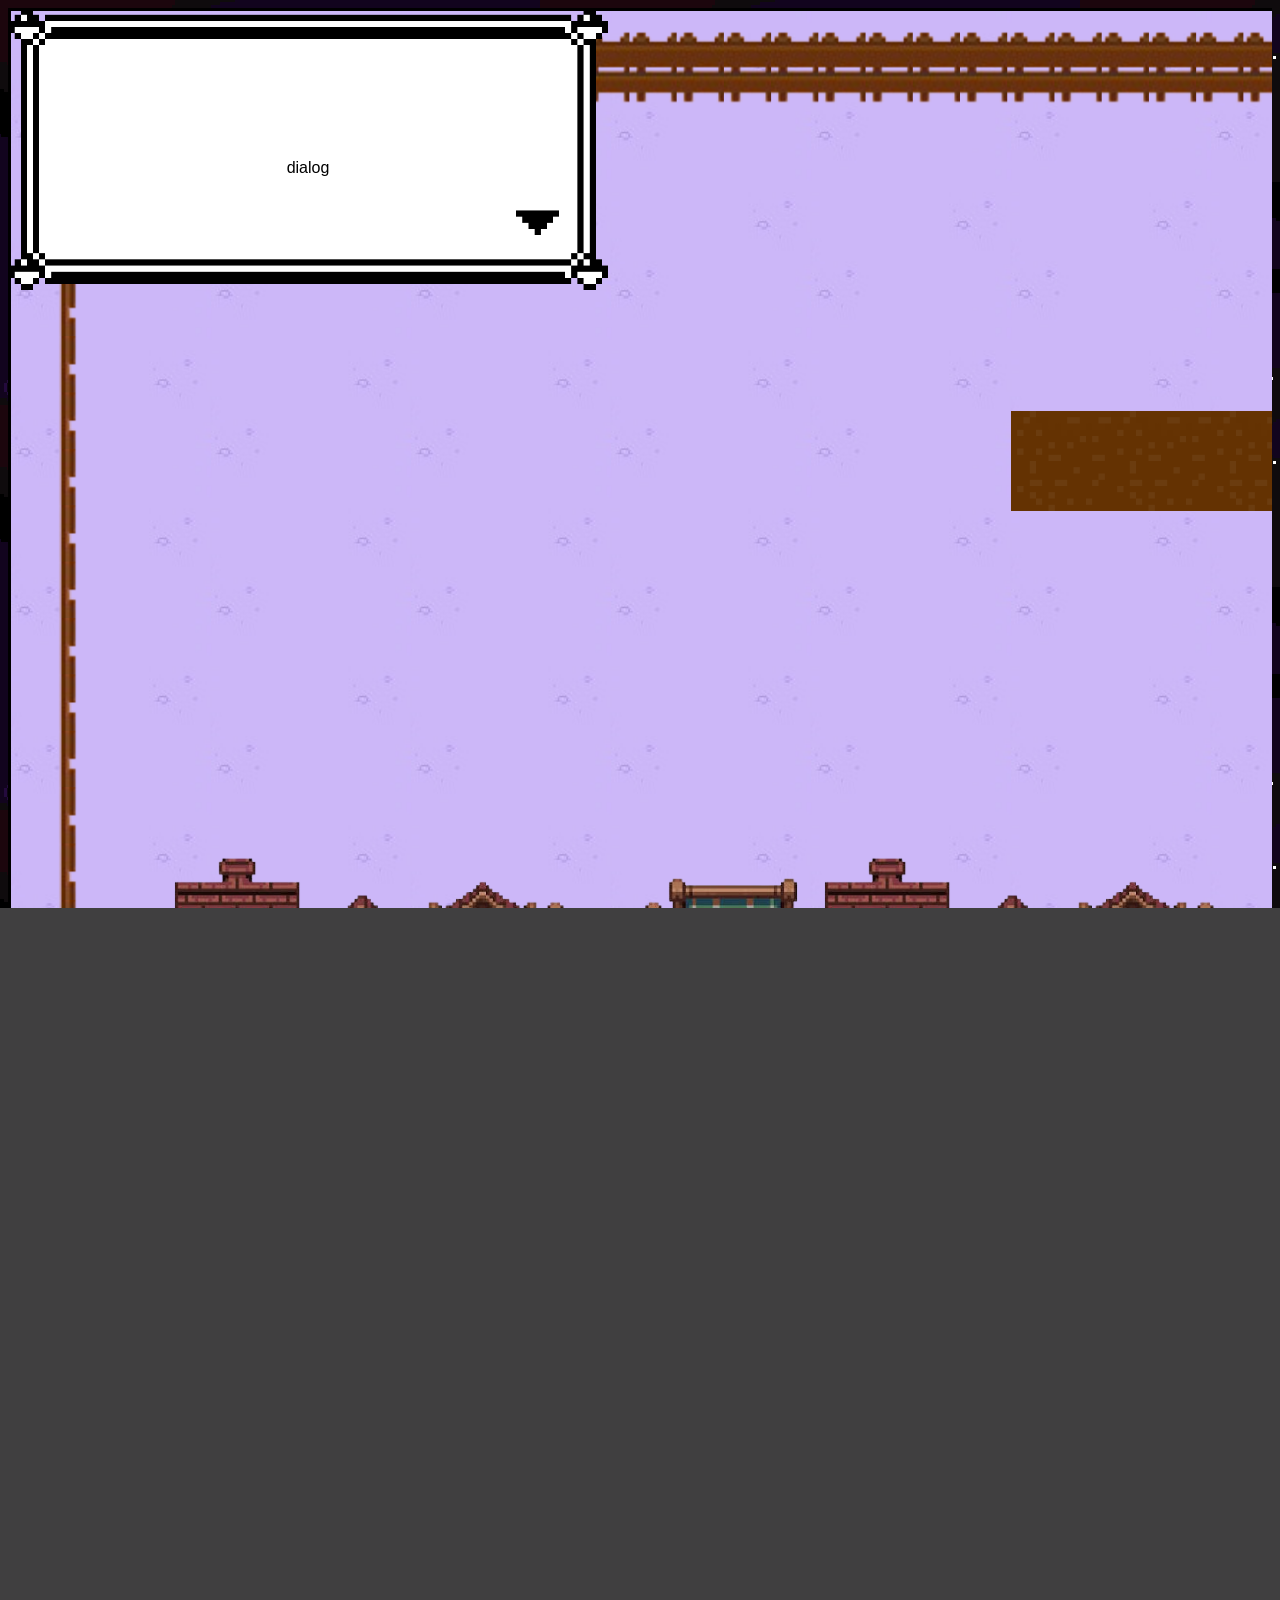
<file: index.html>
<!DOCTYPE html>
<html lang="en">
<head>
    <meta charset="UTF-8">
    <meta name="viewport" content="width=device-width, initial-scale=1.0">
    <script src="https://cdn.socket.io/4.8.3/socket.io.min.js"></script>
    <script type="module" src="js/app.js" defer></script>
    <script src="js/fighting.js" defer></script>
    <link rel="stylesheet" href="css/style.css" >
    <link rel="stylesheet" href="css/figthing.css">

    <title>ISS</title>
</head>
<body>
    <!-- <a href="controller.html" id="control">Controller site</a>
    <a href="start.html">startscherm</a> -->
    <div id="dialog"><p>dialog</p></div>
    <div id="border">
        <div id="fence"></div>
        <div id="dirt"></div>
        <div id="market"></div>
        <div class="character" facing="down" walking="true">
            <div class="shadow pixel-art"></div>
            <div class="character_spritesheet pixel-art"></div>
        </div>
    </div>

    <!-- battle -->
    <div id="battle" style="display: none;">
        <h2>Boss</h2>
        <div class="hp-container">
            <div id="enemyHpBar" class="hp-bar"></div>

        </div>
                    <img src="media/boss1.png" alt="" style="width: 500px; z-index: 30; position:absolute; left: 1000px;" >
        <div id="enemyHpText">300 / 300</div>
        <br><br>
        <h2>Lou</h2>
        <div class="hp-container">
            <div id="playerHpBar" class="hp-bar"></div>
        </div>
        
        <div id="playerHpText">200 / 200</div>
        <hr>

        <div id="message">Your turn.</div>
        <div id="hand"></div>

    </div>


    <script src="js/style.js"></script>
</body>
</html>
</file>
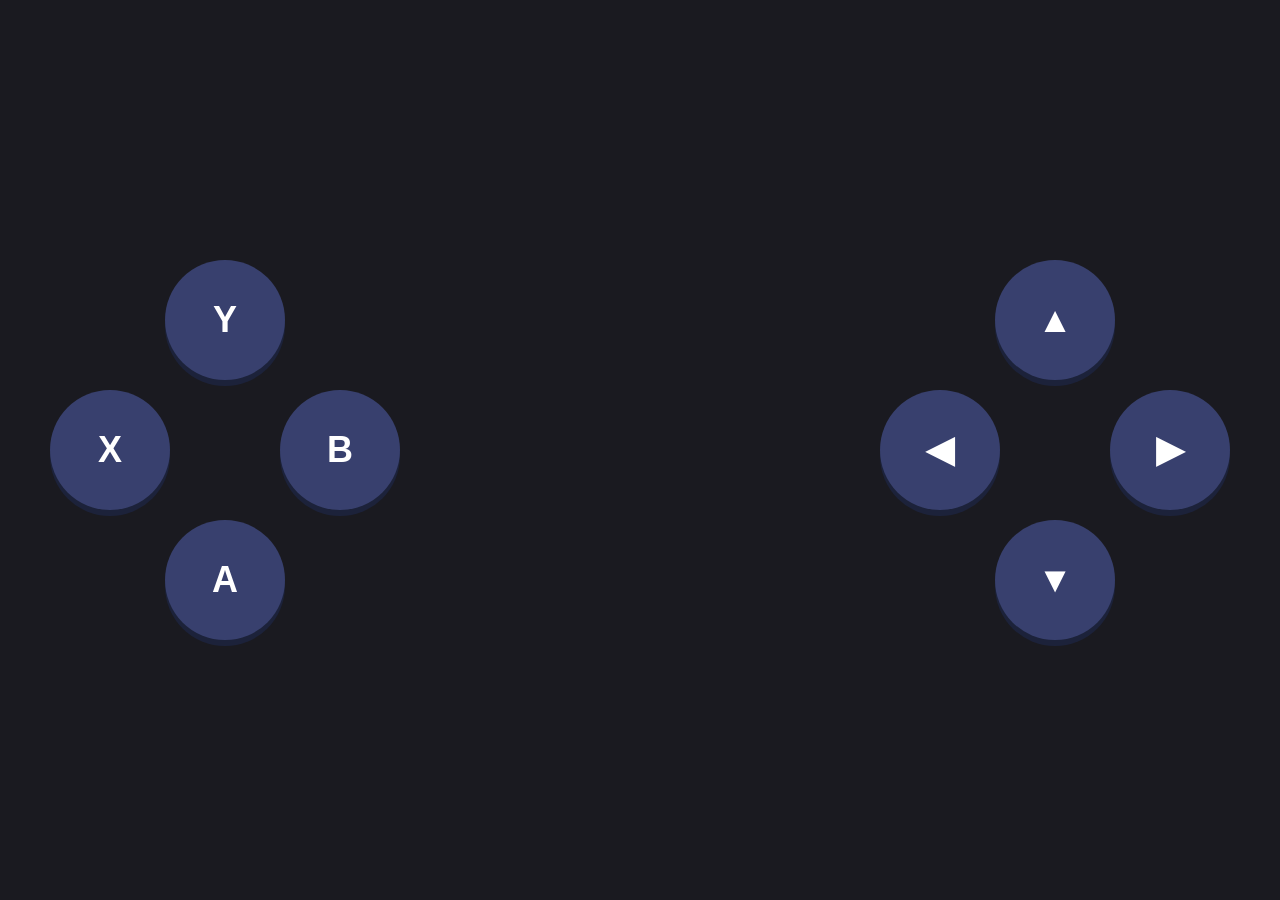
<file: controller.html>
<!-- <!DOCTYPE html>
<html lang="en">
<head>
    <meta charset="UTF-8">
    <meta name="viewport" content="width=device-width, initial-scale=1.0">
        <script src="https://cdn.socket.io/4.8.3/socket.io.min.js"></script>
        <script src="js/controller.js" defer></script>
        <link rel="stylesheet" href="css/controller.css">
    <title>controller</title>
</head>
<body>
    <div id="portrait">
        <p id="pturn">Please turn screen to landscape</p>
        <img src="media/turn.png" alt="" id="turn">
    </div>
    <h1>Controller</h1>
    <p>Gebruik WASD of de arrowkeys</p>

    <div id="Tpad">
        <button value="up" id="up"></button> <br>
        <button value="left"></button>
        <button value="down"></button>
        <button value="right"></button>
    </div>
</body>
</html> -->

<!DOCTYPE html>
<html lang="en">
<head>
    <meta charset="UTF-8">
    <meta name="viewport" content="width=device-width, initial-scale=1.0">
    <script src="https://cdn.socket.io/4.8.3/socket.io.min.js"></script>
    <script src="js/controller.js" defer></script>
    <link rel="stylesheet" href="css/controller.css">
    <title>Game Controller</title>
</head>
<body>
    <div id="portrait">
        <p id="pturn">Please turn screen to landscape</p>
        <img src="media/turn.png" alt="" id="turn">
    </div>

    <div class="controller-container" id="controller">
        <div class="action-buttons">
            <button value="Y" id="btn-y">Y</button>
            <div class="middle-row">
                <button value="X" id="btn-x">X</button>
                <button value="B" id="btn-b">B</button>
            </div>
            <button value="A" id="btn-a">A</button>
        </div>

        <div id="Tpad" class="dpad">
            <button value="up" id="up">▲</button>
            <div class="dpad-middle">
                <button value="left" id="left">◀</button>
                <button value="right" id="right">▶</button>
            </div>
            <button value="down" id="down">▼</button>
        </div>
    </div>
    <div id="cards"></div>

</body>
</html>
</file>
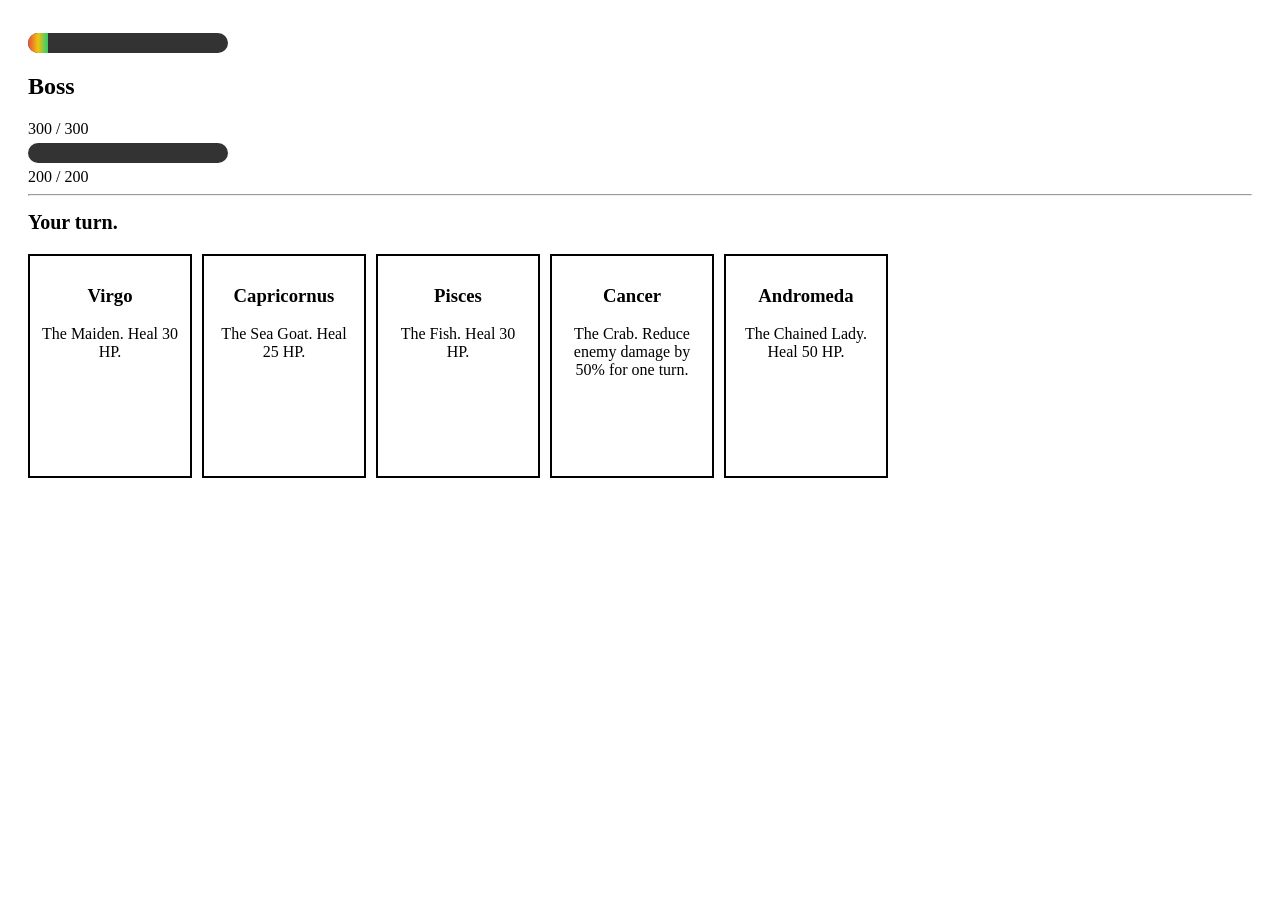
<file: fighting.html>
<!DOCTYPE html>
<html lang="en">
<head>
    <meta charset="UTF-8">
    <meta name="viewport" content="width=device-width, initial-scale=1.0">
    <link rel="stylesheet" href="css/figthing.css">
<title>fight</title>
</head>
<div id="battle">
    <script src="js/fighting.js" defer></script>

    <!-- <div id="enemy">
        <h2>Enemy</h2>
        <div id="enemyHp">300 / 300 HP</div>
    </div>

    <hr>

    <div id="lou">
        <h2>Lou</h2>
        <div id="louHp">200 / 200 HP</div>
    </div> -->
    <div class="hp-container">
    <div id="enemyHpBar" class="hp-bar"></div>
</div>
<h2>Boss</h2>
<div id="enemyHpText">300 / 300</div>

<div class="hp-container">
    <div id="louHpBar" class="hp-bar"><h2>Lou</h2></div>

</div>

<div id="louHpText">200 / 200</div>

    <hr>

    <div id="message">Your turn.</div>

    <div id="hand"></div>

</div>

</body>
</html>
</file>
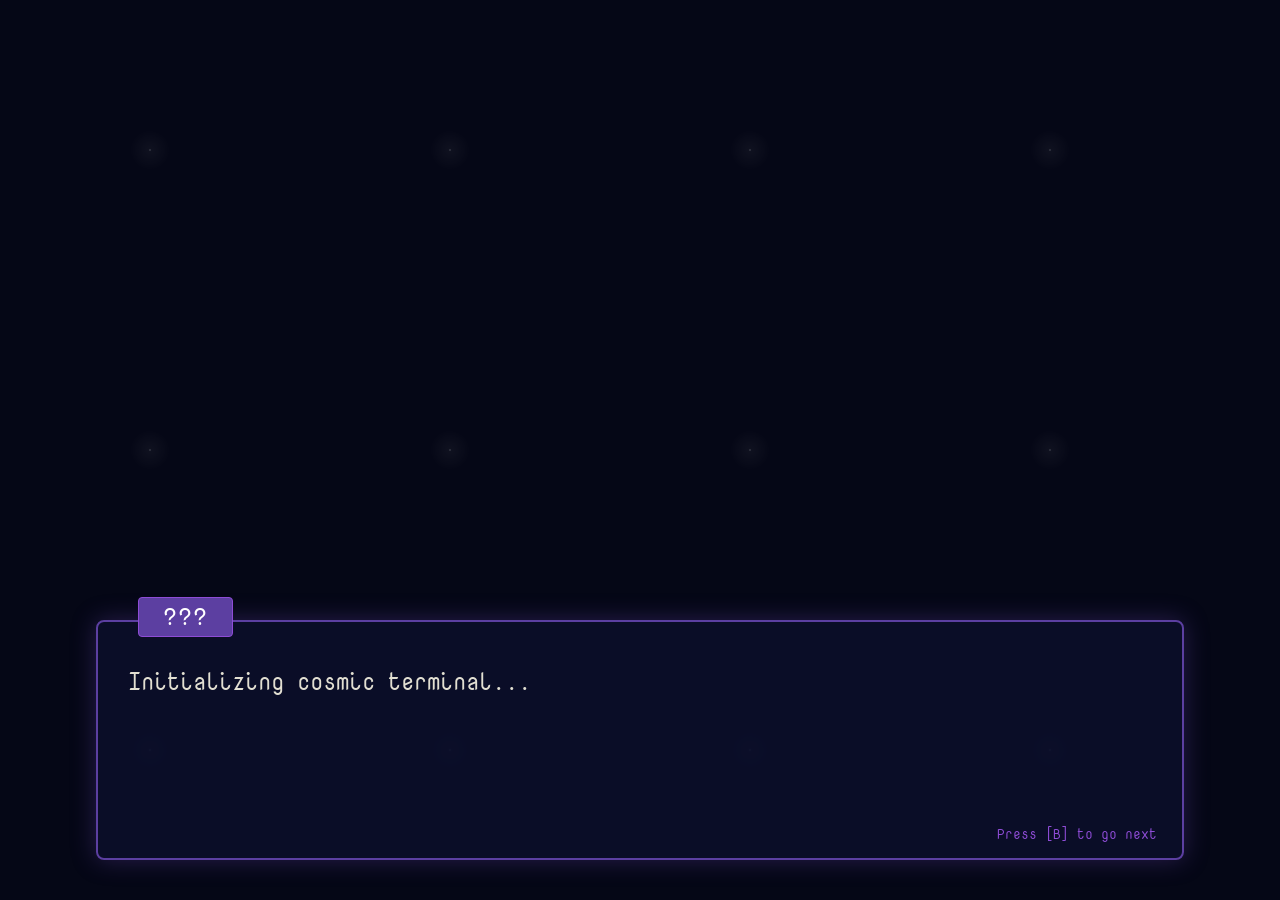
<file: scene1.html>
<!DOCTYPE html>
<html lang="en">
<head>
    <meta charset="UTF-8">
    <meta name="viewport" content="width=device-width, initial-scale=1.0">
    <title>Stage 1 - Interstellar Space Soap</title>
    <link rel="stylesheet" href="css/scene1.css">
    <link href="https://fonts.googleapis.com/css2?family=Nova+Mono&family=Nova+Round&display=swap" rel="stylesheet">
</head>
<body>

    <div class="stars"></div>
    <div id="stage-3d-viewport"></div>

    <div id="dialogue-box-container">
        <div id="speaker-badge">???</div>
        <div id="dialogue-text">Initializing cosmic terminal...</div>
        
        <div id="choices-overlay" class="hidden">
            <div class="choice-prompt" id="prompt-y"><span class="badge yellow">Y</span> <span class="text"></span></div>
            <div class="choice-prompt-row">
                <div class="choice-prompt" id="prompt-x"><span class="badge blue">X</span> <span class="text"></span></div>
                <div class="choice-prompt" id="prompt-b"><span class="badge red">B</span> <span class="text"></span></div>
            </div>
            <div class="choice-prompt" id="prompt-a"><span class="badge green">A</span> <span class="text"></span></div>
        </div>

        <div id="advance-hint">Press [B] to go next</div>
    </div>

    <div id="loading-screen" class="hidden">
        <div class="spinner-container">
            <div class="radar-ping"></div>
            <div class="loader-spinner"></div>
        </div>
        <div class="loading-status">APPROACHING PLANET X...</div>
            <div class="loading-bar-container">
            <div id="loading-progress"></div>
        </div>
    </div>

    <script src="js/scene1.js" type="module"></script>
</body>
</html>
</file>
<file: css/style.css>
:root {
  --pixel-size: 2px;
  --grid-cell: calc( var(--pixel-size) * 16);
  --bg: #403f40;
}

.pixelify-sans {
  font-family: "Pixelify Sans", sans-serif;
  font-optical-sizing: auto;
  font-style: normal;
}

@media (min-width: 700px) {
  :root {
    --pixel-size: 3px;
  }
}
@media (min-width: 1000px) {
  :root {
    --pixel-size: 4px;
  }
}

html, body {
  height: 100%;
  overflow: hidden;
  font-family: "Pixelify Sans", sans-serif;
}

body {
  background: var(--bg);
  /* display: flex;
  align-items: center;
  justify-content: center; */
  background-image: url(../media/space_back.gif);
}
#border{
    position: relative;
    width: calc(var(--pixel-size) * 900);
    height: calc(var(--pixel-size) * 600);
    background-color: white;
    background-image: url(../media/floor.jpg);
    background-size: calc(var(--pixel-size) * 50);
    border: solid #000000;
}

#control{
    position: absolute;
    top: 0px;
    background-color: white;
    border: 1px solid black;
    padding: 10px;
    border-radius: 30px;
    text-decoration: none;
    color: #000000;
}

#fence{
  position: absolute;
  width:calc(var(--pixel-size) * 800);
  height: calc(var(--pixel-size) * 500);
    border: 100px solid transparent;
  border-image: url(../media/fence.png) 40% round;
  z-index: 10;
}

.pixel-art {
  image-rendering: pixelated;
}


.character {
  width: calc(var(--grid-cell) * 2);
  height: calc(var(--grid-cell) * 2);
  position: absolute;
  overflow: hidden;
}

.shadow {
  width: calc(var(--grid-cell) * 2);
  height: calc(var(--grid-cell) * 2);
  position: absolute;
  left: 0;
  top: 0;
  background: url("https://assets.codepen.io/21542/DemoRpgCharacterShadow.png") no-repeat no-repeat;
  background-size: 100%;
}

.character_spritesheet {
  position: absolute;
  background: url("../media/Lou.png") no-repeat no-repeat;
  background-size: 100%;
  width: calc(var(--grid-cell) * 4);
  height: calc(var(--grid-cell) * 6);
}

.character[facing=right] .character_spritesheet {
    background-position-y: calc(var(--pixel-size) * -66);
  
}

.character[facing=up] .character_spritesheet {
  background-position-y: calc(var(--pixel-size) * -32);  
  
}

.character[facing=left] .character_spritesheet {
  background-position-y: calc(var(--pixel-size) * -98);
}

.character[walking=true] .character_spritesheet {
  animation: walkAnimation 0.6s steps(2) infinite;
}

@keyframes walkAnimation {
  from {
    transform: translate3d(0%, 0%, 0);
  }
  to {
    transform: translate3d(-75%, 0%, 0);
  }
}

#level2{
  z-index: 20;
  position: fixed;
  top: 10px;
}
#dialog {
  position: fixed;
  background-image: url('../media/text.png');
  background-repeat: no-repeat;
  background-size:calc(var(--pixel-size) * 150) ;
  width: calc(var(--pixel-size) * 150);
  height: calc(var(--pixel-size) * 80);
  z-index: 30;
  text-align: center;
  align-content: center;

}
#dirt{
  position: absolute;
    width: 500px; 
    height: 100px; 
    top: 400px; 
    left: 1000px;
    background-image: url(../media/dirt.png);
    background-repeat: repeat;
    background-size: 100px;
    z-index: 40;
}
#market{ 
  position: absolute;
    width: calc(var(--pixel-size) * 800);
    height: 300px; 
    top: 800px; 
    left: 150px;
    background-image: url(../media/market-removebg-preview.png);
    background-repeat: repeat;
    background-size: 650px;
}
</file>
<file: css/figthing.css>
#hand {
    display: flex;
    gap: 10px;
    margin-top: 20px;
    background-color: white;
}

.card {
    width: 140px;
    height: 200px;
    border: 2px solid black;
    padding: 10px;
    cursor: pointer;
    text-align: center;
    background: white;
    border: 2px solid black;
}

.card:hover {
    background: #eee;
    transform: translateY(-10px) scale(1.05);
    box-shadow: 0 10px 20px rgba(0, 0, 0, 0.25);
}

#enemy,
#lou {
    margin-bottom: 15px;
}

#message {
    font-size: 20px;
    font-weight: bold;
    margin: 15px 0;
}
.hp-container {
    width: 200px;
    height: 20px;
    background: #333;
    border-radius: 10px;
    overflow: hidden;
    margin: 5px 0;
}

.hp-bar {
    height: 100%;
    width: 100%;
    background: linear-gradient(90deg,#e74c3c,#f1c40f, #2ecc71 );
    transition: width 0.3s ease;
}
#battle{
    background-color: white;
    padding: 20px;
}
</file>
<file: css/controller.css>
/* body{
    background-color: rgb(38, 38, 44);
    color: white;
    text-align: center;
    padding: 100px;
    margin: 0;
}

h1, p {
    top: 60%;
    left: 40%;
}
#Tpad{
    transform: rotate(0deg);
    position: relative;
    width: 60%;
    height: 20%;
    left: 20%;
    background-color: rgba(56, 64, 110, 0.473);
}

button{
    position: relative;
    width: 100px;
    height: 100px;
    margin: 20px;
    border-radius: 100%;
    font-size:50px;
    border: none;
    padding: 10px;
}

button:active{
    background-color: rgb(207, 43, 144);
}

#portrait{
    position: absolute;
    visibility: hidden;
    z-index: -2;
}
@media (max-width: 900px) and (orientation: portrait) {
#portrait{
    position: absolute;
    visibility:visible;
    width: 100vw;
    height: 100vh;
    padding: 0%;
    top: 0;
    left: 0;
    z-index: 2;
    background-color:rgb(38, 38, 44);
    font-size: 30px;
}
#turn{
    position: relative;
    top: 30%;
}
#pturn{
    top: 0;
    border: 2px solid rgb(5, 10, 34);
    padding: 10px;
    background-color: rgb(56, 64, 110) ;
    color: rgb(255, 255, 255);
    border-radius: 30px;
    visibility: visible;
}
}

@media (max-width: 1000px) {
    body{
            overflow: hidden;
    }

    h1 {
        position: absolute;
        text-align: center;
        top:-5%;
    }
    p{
        visibility: hidden;
    }

    #Tpad{
        transform: rotate(0deg);
        position: absolute;
        width: 100%;
        height: 100%;
        left: 0%;
        background-color: rgba(56, 64, 110, 0.473);
        top: calc(50% - 120px);
    }

    button{
        position: relative;
        width: 100px;
        height: 100px;
        margin: 10px;
        border-radius: 100%;
        font-size:40px;
        border: none;
    }
} */
body {
    background-color: #1a1a20;
    margin: 0;
    overflow: hidden;
    touch-action: none;
    font-family: sans-serif;
}

.controller-container {
    display: flex;
    justify-content: space-between;
    align-items: center;
    width: 100vw;
    height: 100vh;
    padding-left: env(safe-area-inset-left);
    padding-right: env(safe-area-inset-right);
    box-sizing: border-box;
    padding-top: 20px;
    padding-bottom: 20px;
}

#controller button {
    width: 120px;
    height: 120px;
    border-radius: 50%;
    border: none;
    background: #38406e;
    color: white;
    font-size: 36px;
    font-weight: bold;
    box-shadow: 0 6px #1c223a;
    transition: transform 0.1s;
    user-select: none;
    -webkit-tap-highlight-color: transparent;
}

#controller button:active {
    background-color: #7866c9;
    transform: translateY(4px);
    box-shadow: 0 2px #1c223a;
}

.action-buttons, #Tpad {
    display: flex;
    flex-direction: column;
    align-items: center;
    gap: 10px;
    margin: 0 50px;
}

.middle-row, .dpad-middle {
    display: flex;
    gap: 110px;
}

#portrait {
    position: fixed;
    top: 0; left: 0;
    width: 100%; height: 100%;
    background: #1a1a20;
    display: none;
    z-index: 100;
    text-align: center;
}

@media (orientation: portrait) {
    #portrait { display: block; }
}

#cards {
    display:flex;
    gap:15px;
    position:absolute;
    left:50%;
    transform:translateX(-50%);
}

.card {
    width:100px;
    height:180px;
    background:white;
    border:3px solid black;
    border-radius:10px;
    padding:5px;
}


.card p {
    font-size:12px;
}
</file>
<file: css/scene1.css>
body {
    margin: 0;
    padding: 0;
    background-color: #050716;
    color: #E7E2CE;
    font-family: "Nova Mono", monospace;
    overflow: hidden;
    min-height: 100vh;
}

.stars {
    position: absolute;
    top: 0; left: 0; width: 100%; height: 100%;
    background: radial-gradient(white, rgba(255,255,255,.1) 1px, transparent 20px);
    background-size: 300px 300px;
    z-index: 1;
    opacity: 0.4;
}

#stage-3d-viewport {
    position: absolute;
    top: 0; left: 0; width: 100%; height: 100%;
    z-index: 2;
}

#dialogue-box-container {
    position: absolute;
    bottom: 40px;
    left: 50%;
    transform: translateX(-50%);
    width: 85%;
    max-width: 1100px;
    height: 240px;
    background: rgba(11, 15, 43, 0.85);
    border: 2px solid #5c3fa1;
    box-shadow: 0 0 25px rgba(92, 63, 161, 0.4);
    border-radius: 8px;
    padding: 30px;
    box-sizing: border-box;
    z-index: 10;
}

#speaker-badge {
    position: absolute;
    top: -25px;
    left: 40px;
    background: #5c3fa1;
    color: #FFFFFF;
    font-family: "Nova Round", system-ui;
    font-size: 22px;
    padding: 6px 24px;
    border-radius: 4px;
    border: 1px solid #8e4cd6;
    letter-spacing: 1px;
}

#dialogue-text {
    font-size: 24px;
    line-height: 1.6;
    margin-top: 10px;
    color: #E2DFD2;
}

#advance-hint {
    position: absolute;
    bottom: 15px;
    right: 25px;
    font-size: 14px;
    color: #8e4cd6;
    animation: flash 1.5s infinite;
}

#choices-overlay {
    position: absolute;
    right: 40px;
    top: -190px; 
    display: flex;
    flex-direction: column;
    align-items: center;
    gap: 10px;
    background: rgba(7, 9, 28, 0.9);
    padding: 20px;
    border-radius: 12px;
    border: 1px solid #311a5e;
}

.choice-prompt-row {
    display: flex;
    gap: 40px;
    justify-content: center;
}

.choice-prompt {
    display: flex;
    align-items: center;
    gap: 12px;
    background: rgba(255, 255, 255, 0.04);
    padding: 8px 16px;
    border-radius: 6px;
    min-width: 140px;
    border: 1px solid transparent;
}

.hidden {
    display: none !important;
}

.badge {
    display: inline-flex;
    align-items: center;
    justify-content: center;
    width: 32px;
    height: 32px;
    border-radius: 50%;
    font-weight: bold;
    font-size: 18px;
    color: #000;
}
#dialogue-box-container {
    transition: opacity 0.6s cubic-bezier(0.25, 1, 0.5, 1), transform 0.6s cubic-bezier(0.25, 1, 0.5, 1);
    opacity: 1;
}

#dialogue-box-container.fade-out {
    opacity: 0;
    transform: translate(-50%, 30px);
    pointer-events: none;
}
.yellow { background: #FFD166; }
.blue   { background: #118AB2; color: #fff; }
.red    { background: #EF476F; color: #fff; }
.green  { background: #06D6A0; }

@keyframes flash {
    0%, 100% { opacity: 0.3; }
    50% { opacity: 1; }
}
</file>
